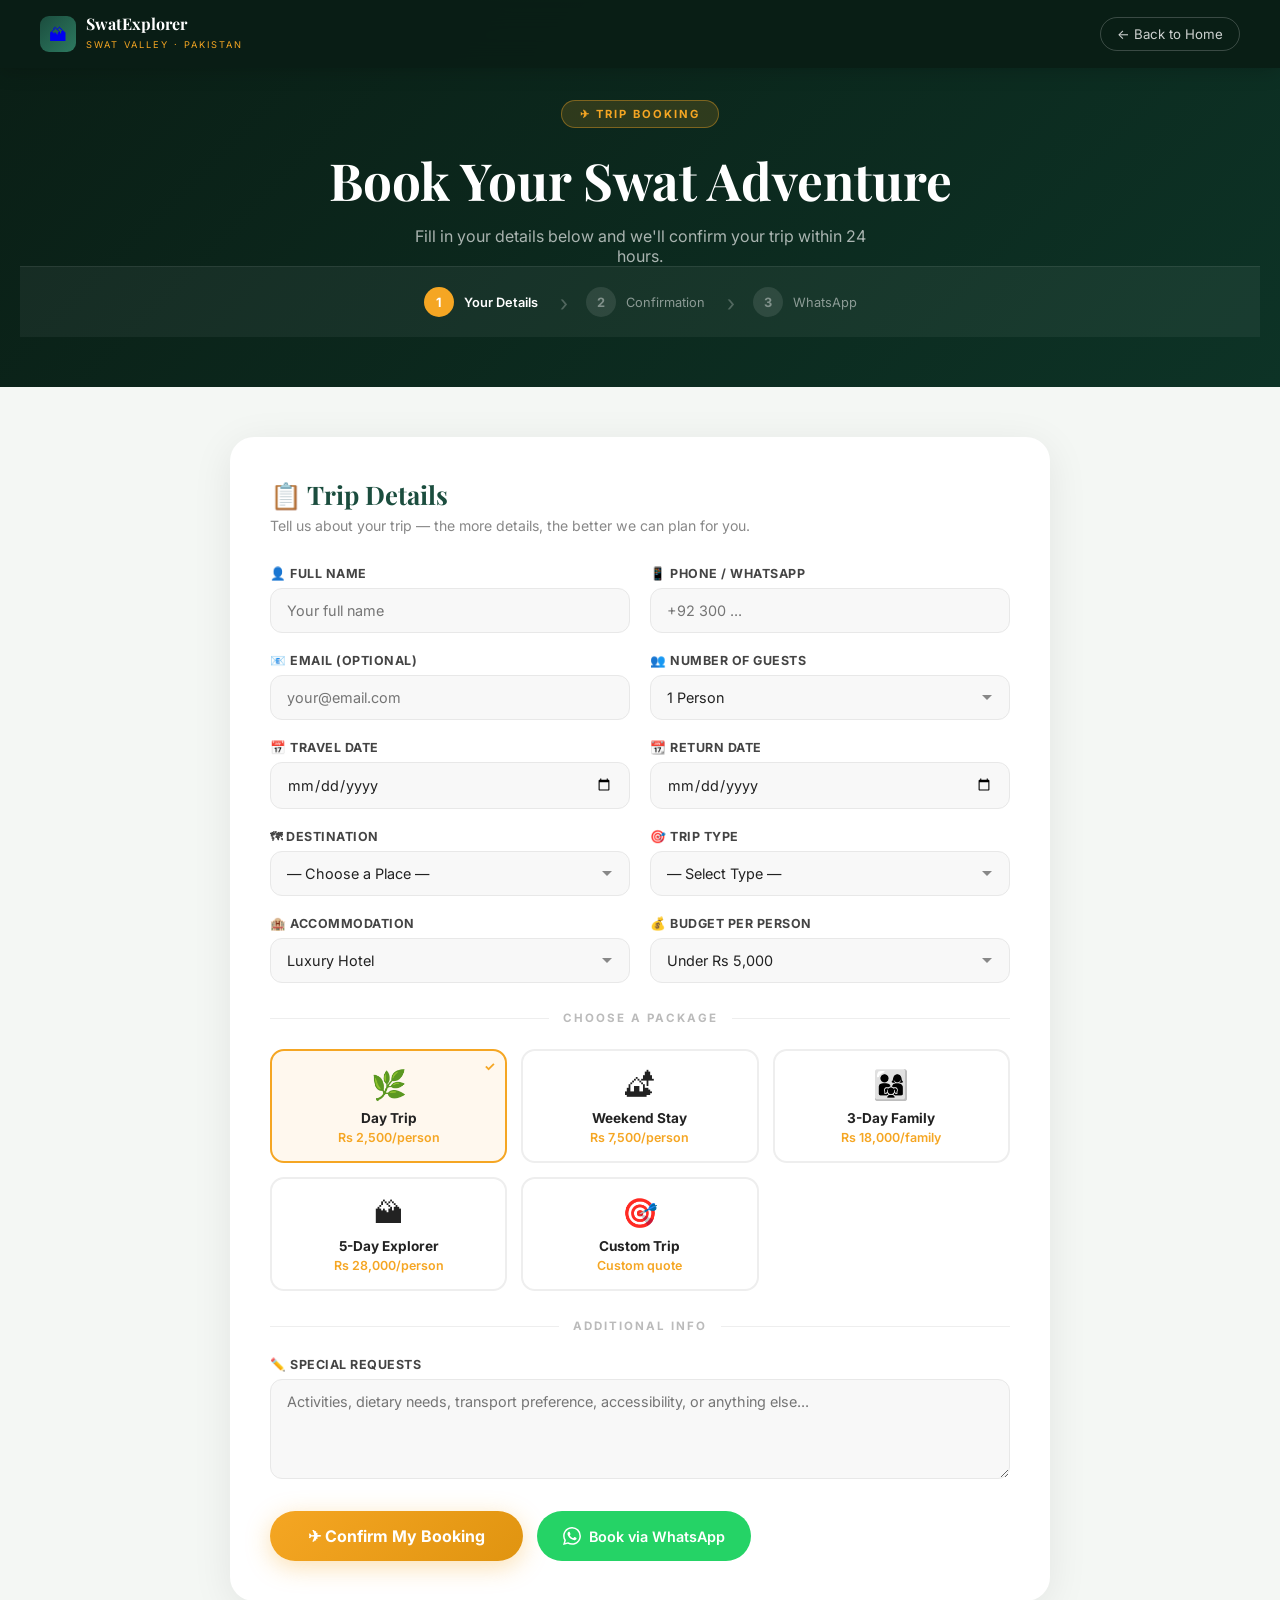
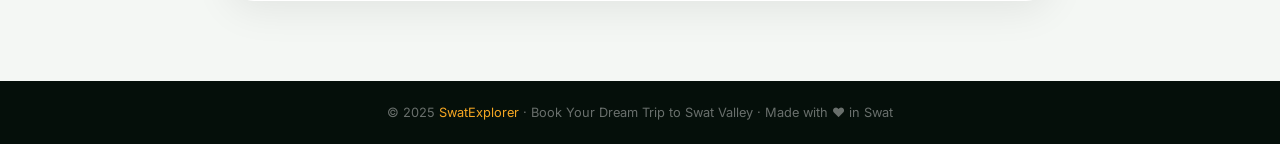
<file: booking.html>
<!DOCTYPE html>
<html lang="en">
<head>
<meta charset="UTF-8"/>
<meta name="viewport" content="width=device-width, initial-scale=1.0"/>
<title>Book Your Trip – SwatExplorer</title>
<link href="https://fonts.googleapis.com/css2?family=Playfair+Display:wght@700;800&family=Inter:wght@300;400;500;600&display=swap" rel="stylesheet"/>
<style>
:root{--green:#1B4D3E;--orange:#F5A623;--dark:#0a1e15;}
*{margin:0;padding:0;box-sizing:border-box;}
html{scroll-behavior:smooth;}
body{font-family:'Inter',sans-serif;background:#f4f7f4;color:#222;min-height:100vh;}

/* NAV */
nav{position:fixed;top:0;left:0;width:100%;z-index:100;padding:0 40px;height:68px;display:flex;align-items:center;justify-content:space-between;background:rgba(10,30,22,0.95);backdrop-filter:blur(14px);box-shadow:0 2px 20px rgba(0,0,0,0.2);}
.logo{display:flex;align-items:center;gap:10px;text-decoration:none;}
.logo-icon{width:36px;height:36px;background:linear-gradient(135deg,var(--green),#2d7a60);border-radius:9px;display:flex;align-items:center;justify-content:center;font-size:1.1rem;}
.logo-text span:first-child{font-family:'Playfair Display',serif;font-size:1rem;color:#fff;font-weight:700;display:block;line-height:1;}
.logo-text span:last-child{font-size:0.58rem;color:var(--orange);letter-spacing:2px;text-transform:uppercase;}
.nav-back{color:rgba(255,255,255,0.8);text-decoration:none;font-size:0.83rem;display:flex;align-items:center;gap:6px;padding:8px 16px;border-radius:50px;border:1px solid rgba(255,255,255,0.2);transition:.2s;}
.nav-back:hover{background:rgba(255,255,255,0.1);color:#fff;}

/* HERO STRIP */
.hero-strip{background:linear-gradient(135deg,var(--dark),#0d3326);padding:100px 20px 50px;text-align:center;}
.hero-strip .badge{display:inline-flex;align-items:center;gap:8px;background:rgba(245,166,35,0.15);border:1px solid rgba(245,166,35,0.4);color:var(--orange);font-size:0.7rem;font-weight:700;letter-spacing:2px;text-transform:uppercase;padding:6px 18px;border-radius:50px;margin-bottom:18px;}
.hero-strip h1{font-family:'Playfair Display',serif;font-size:clamp(2rem,5vw,3.2rem);color:#fff;margin-bottom:12px;}
.hero-strip p{color:rgba(255,255,255,0.65);font-size:1rem;max-width:500px;margin:0 auto;}

/* STEPS */
.steps{display:flex;justify-content:center;gap:0;background:rgba(255,255,255,0.05);border-top:1px solid rgba(255,255,255,0.08);padding:20px 40px;}
.step{display:flex;align-items:center;gap:10px;padding:0 24px;position:relative;}
.step:not(:last-child)::after{content:'›';position:absolute;right:-6px;color:rgba(255,255,255,0.25);font-size:1.4rem;}
.step-num{width:30px;height:30px;border-radius:50%;display:flex;align-items:center;justify-content:center;font-size:0.8rem;font-weight:700;flex-shrink:0;}
.step.active .step-num{background:var(--orange);color:#fff;}
.step.done .step-num{background:#25D366;color:#fff;}
.step:not(.active):not(.done) .step-num{background:rgba(255,255,255,0.1);color:rgba(255,255,255,0.4);}
.step span{font-size:0.8rem;color:rgba(255,255,255,0.5);}
.step.active span{color:#fff;font-weight:600;}
.step.done span{color:#25D366;}

/* MAIN */
.main{max-width:860px;margin:0 auto;padding:50px 20px 80px;}

/* FORM CARD */
.form-card{background:#fff;border-radius:24px;padding:40px;box-shadow:0 8px 40px rgba(0,0,0,0.08);margin-bottom:0;}
.form-card h2{font-family:'Playfair Display',serif;color:var(--green);font-size:1.6rem;margin-bottom:6px;}
.form-card .sub{color:#888;font-size:0.88rem;margin-bottom:32px;}
.form-grid{display:grid;grid-template-columns:1fr 1fr;gap:20px;}
.fg{display:flex;flex-direction:column;gap:7px;}
.fg.full{grid-column:1/-1;}
.fg label{color:#444;font-size:0.78rem;font-weight:700;letter-spacing:.5px;text-transform:uppercase;}
.fg input,.fg select,.fg textarea{background:#f8f8f8;border:1.5px solid #e8e8e8;border-radius:12px;padding:13px 16px;color:#222;font-size:0.9rem;outline:none;transition:.2s;font-family:'Inter',sans-serif;appearance:none;-webkit-appearance:none;}
.fg input:focus,.fg select:focus,.fg textarea:focus{border-color:var(--orange);background:#fff;box-shadow:0 0 0 3px rgba(245,166,35,0.1);}
.fg textarea{resize:vertical;min-height:100px;}
.fg select{background-image:url("data:image/svg+xml,%3Csvg xmlns='http://www.w3.org/2000/svg' width='12' height='12' viewBox='0 0 12 12'%3E%3Cpath fill='%23888' d='M6 8L1 3h10z'/%3E%3C/svg%3E");background-repeat:no-repeat;background-position:right 16px center;background-color:#f8f8f8;padding-right:40px;}

/* DIVIDER */
.sec-divider{display:flex;align-items:center;gap:14px;margin:28px 0 24px;}
.sec-divider span{font-size:0.72rem;font-weight:700;letter-spacing:2px;text-transform:uppercase;color:#bbb;white-space:nowrap;}
.sec-divider::before,.sec-divider::after{content:'';flex:1;height:1px;background:#eee;}

/* PACKAGE CARDS */
.pkg-grid{display:grid;grid-template-columns:repeat(auto-fill,minmax(180px,1fr));gap:14px;margin-bottom:4px;}
.pkg-opt{border:2px solid #eee;border-radius:14px;padding:16px;cursor:pointer;transition:.2s;text-align:center;position:relative;}
.pkg-opt:hover{border-color:var(--orange);background:#fffbf4;}
.pkg-opt.selected{border-color:var(--orange);background:#fff8ee;}
.pkg-opt.selected::after{content:'✓';position:absolute;top:8px;right:10px;color:var(--orange);font-weight:700;font-size:0.8rem;}
.pkg-opt .pi{font-size:1.8rem;margin-bottom:8px;}
.pkg-opt h4{font-size:0.85rem;font-weight:700;color:#222;margin-bottom:4px;}
.pkg-opt .price{font-size:0.78rem;color:var(--orange);font-weight:600;}

/* SUBMIT BTNS */
.submit-row{display:flex;gap:14px;margin-top:32px;flex-wrap:wrap;}
.btn-confirm{background:linear-gradient(135deg,var(--orange),#e09410);color:#fff;font-weight:700;font-size:1rem;padding:15px 38px;border-radius:50px;border:none;cursor:pointer;font-family:'Inter',sans-serif;transition:.22s;box-shadow:0 6px 24px rgba(245,166,35,0.35);}
.btn-confirm:hover{transform:translateY(-2px);box-shadow:0 10px 30px rgba(245,166,35,0.45);}
.btn-wa{background:#25D366;color:#fff;font-weight:600;font-size:0.9rem;padding:14px 26px;border-radius:50px;border:none;cursor:pointer;display:inline-flex;align-items:center;gap:8px;font-family:'Inter',sans-serif;transition:.2s;text-decoration:none;}
.btn-wa:hover{background:#1ebe5d;transform:translateY(-2px);}

/* ─── CONFIRMATION MODAL ─── */
.modal-overlay{position:fixed;inset:0;background:rgba(5,15,10,0.75);z-index:500;display:none;align-items:center;justify-content:center;padding:20px;backdrop-filter:blur(6px);overflow-y:auto;}
.modal-overlay.open{display:flex;}
.modal{background:#fff;border-radius:24px;padding:28px;max-width:540px;width:100%;box-shadow:0 30px 80px rgba(0,0,0,0.25);animation:popIn .4s cubic-bezier(.175,.885,.32,1.275) both;max-height:90vh;overflow-y:auto;margin:auto;}
@keyframes popIn{from{opacity:0;transform:scale(0.88);}to{opacity:1;transform:scale(1);}}
.modal-top{text-align:center;margin-bottom:16px;}
.modal-icon{width:56px;height:56px;background:linear-gradient(135deg,#e8f5e9,#c8e6c9);border-radius:50%;display:flex;align-items:center;justify-content:center;font-size:1.8rem;margin:0 auto 12px;}
.modal h2{font-family:'Playfair Display',serif;color:var(--green);font-size:1.4rem;margin-bottom:4px;}
.modal .modal-sub{color:#888;font-size:0.85rem;}
.summary-box{background:#f9f6f0;border-radius:14px;padding:16px;margin-bottom:16px;}
.summary-box h4{font-size:0.7rem;font-weight:700;letter-spacing:2px;text-transform:uppercase;color:#aaa;margin-bottom:12px;}
.summary-row{display:flex;justify-content:space-between;align-items:flex-start;padding:7px 0;border-bottom:1px solid #ece8e0;}
.summary-row:last-child{border-bottom:none;}
.summary-row .sr-label{font-size:0.8rem;color:#888;flex-shrink:0;margin-right:10px;}
.summary-row .sr-val{font-size:0.84rem;color:#222;font-weight:600;text-align:right;}
.ref-badge{background:linear-gradient(135deg,var(--green),#2d7a60);color:#fff;border-radius:12px;padding:12px 16px;text-align:center;margin-bottom:16px;}
.ref-badge p{font-size:0.72rem;opacity:.8;margin-bottom:3px;}
.ref-badge strong{font-size:1.1rem;letter-spacing:2px;}
.modal-btns{display:flex;gap:12px;flex-wrap:wrap;}
.modal-btns .btn-wa-confirm{flex:1;background:#25D366;color:#fff;font-weight:700;font-size:0.95rem;padding:14px;border-radius:14px;border:none;cursor:pointer;display:flex;align-items:center;justify-content:center;gap:8px;font-family:'Inter',sans-serif;transition:.2s;text-decoration:none;}
.modal-btns .btn-wa-confirm:hover{background:#1ebe5d;}
.modal-btns .btn-close{background:#f5f5f5;color:#555;font-weight:600;font-size:0.88rem;padding:14px 24px;border-radius:14px;border:none;cursor:pointer;font-family:'Inter',sans-serif;transition:.2s;}
.modal-btns .btn-close:hover{background:#eee;}

footer{background:#050f0a;color:rgba(255,255,255,0.4);text-align:center;padding:24px;font-size:0.8rem;}
footer a{color:var(--orange);text-decoration:none;}

@media(max-width:640px){
  nav{padding:0 16px;}
  .form-grid,.form-grid .fg.full{grid-template-columns:1fr;}
  .fg.full{grid-column:1;}
  .steps{padding:14px 10px;gap:0;flex-wrap:wrap;justify-content:center;}
  .step{padding:0 10px;}
  .submit-row{flex-direction:column;}
  .modal{padding:28px 20px;}
  .modal-btns{flex-direction:column;}
}
</style>
</head>
<body>

<!-- NAV -->
<nav>
  <a href="index.html" class="logo">
    <div class="logo-icon">🏔</div>
    <div class="logo-text"><span>SwatExplorer</span><span>Swat Valley · Pakistan</span></div>
  </a>
  <a href="index.html" class="nav-back">← Back to Home</a>
</nav>

<!-- HERO -->
<div class="hero-strip">
  <div class="badge">✈ Trip Booking</div>
  <h1>Book Your Swat Adventure</h1>
  <p>Fill in your details below and we'll confirm your trip within 24 hours.</p>
  <div class="steps">
    <div class="step active"><div class="step-num">1</div><span>Your Details</span></div>
    <div class="step" id="step2"><div class="step-num">2</div><span>Confirmation</span></div>
    <div class="step" id="step3"><div class="step-num">3</div><span>WhatsApp</span></div>
  </div>
</div>

<!-- FORM -->
<div class="main">
  <div class="form-card">
    <h2>📋 Trip Details</h2>
    <p class="sub">Tell us about your trip — the more details, the better we can plan for you.</p>

    <div class="form-grid">
      <div class="fg">
        <label>👤 Full Name</label>
        <input type="text" id="f-name" placeholder="Your full name"/>
      </div>
      <div class="fg">
        <label>📱 Phone / WhatsApp</label>
        <input type="text" id="f-phone" placeholder="+92 300 ..."/>
      </div>
      <div class="fg">
        <label>📧 Email (optional)</label>
        <input type="email" id="f-email" placeholder="your@email.com"/>
      </div>
      <div class="fg">
        <label>👥 Number of Guests</label>
        <select id="f-guests">
          <option>1 Person</option>
          <option>2 Persons</option>
          <option>3–5 Persons</option>
          <option>6–10 Persons</option>
          <option>11–20 Persons</option>
          <option>20+ Persons</option>
        </select>
      </div>
      <div class="fg">
        <label>📅 Travel Date</label>
        <input type="date" id="f-date"/>
      </div>
      <div class="fg">
        <label>📆 Return Date</label>
        <input type="date" id="f-return"/>
      </div>
      <div class="fg">
        <label>🗺 Destination</label>
        <select id="f-dest">
          <option value="">— Choose a Place —</option>
          <option>Malam Jabba – Ski Resort</option>
          <option>Mahodand Lake – Alpine Lake</option>
          <option>Kalam Valley – Upper Swat</option>
          <option>Bahrain – Riverside Town</option>
          <option>Fizagat Park – Riverside Park</option>
          <option>Butkara Stupa – Buddhist Heritage</option>
          <option>White Palace – Marghazar</option>
          <option>Jarogo Waterfall</option>
          <option>Ushu Valley – Ancient Forest</option>
          <option>Full Swat Tour – All Highlights</option>
        </select>
      </div>
      <div class="fg">
        <label>🎯 Trip Type</label>
        <select id="f-type">
          <option value="">— Select Type —</option>
          <option>Family Trip</option>
          <option>Adventure / Trekking</option>
          <option>Skiing / Snow Trip</option>
          <option>Honeymoon / Couple</option>
          <option>Weekend Getaway</option>
          <option>Group Tour</option>
          <option>Photography Tour</option>
          <option>Heritage / Cultural</option>
          <option>Camping & Outdoors</option>
          <option>School / Student Trip</option>
        </select>
      </div>
      <div class="fg">
        <label>🏨 Accommodation</label>
        <select id="f-hotel">
          <option>Luxury Hotel</option>
          <option>Mid-range Guesthouse</option>
          <option>Budget Guesthouse</option>
          <option>Camping / Tent</option>
          <option>I'll arrange myself</option>
        </select>
      </div>
      <div class="fg">
        <label>💰 Budget Per Person</label>
        <select id="f-budget">
          <option>Under Rs 5,000</option>
          <option>Rs 5,000 – 15,000</option>
          <option>Rs 15,000 – 30,000</option>
          <option>Rs 30,000 – 50,000</option>
          <option>Above Rs 50,000</option>
        </select>
      </div>
    </div>

    <div class="sec-divider"><span>Choose a Package</span></div>
    <div class="pkg-grid" id="pkgGrid">
      <div class="pkg-opt selected" onclick="selectPkg(this,'Day Trip','Rs 2,500/person')">
        <div class="pi">🌿</div><h4>Day Trip</h4><div class="price">Rs 2,500/person</div>
      </div>
      <div class="pkg-opt" onclick="selectPkg(this,'Weekend Stay','Rs 7,500/person')">
        <div class="pi">🏕</div><h4>Weekend Stay</h4><div class="price">Rs 7,500/person</div>
      </div>
      <div class="pkg-opt" onclick="selectPkg(this,'3-Day Family','Rs 18,000/family')">
        <div class="pi">👨‍👩‍👧</div><h4>3-Day Family</h4><div class="price">Rs 18,000/family</div>
      </div>
      <div class="pkg-opt" onclick="selectPkg(this,'5-Day Explorer','Rs 28,000/person')">
        <div class="pi">🏔</div><h4>5-Day Explorer</h4><div class="price">Rs 28,000/person</div>
      </div>
      <div class="pkg-opt" onclick="selectPkg(this,'Custom Trip','Quote on request')">
        <div class="pi">🎯</div><h4>Custom Trip</h4><div class="price">Custom quote</div>
      </div>
    </div>

    <div class="sec-divider"><span>Additional Info</span></div>
    <div class="fg full">
      <label>✏️ Special Requests</label>
      <textarea id="f-notes" placeholder="Activities, dietary needs, transport preference, accessibility, or anything else..."></textarea>
    </div>

    <div class="submit-row">
      <button class="btn-confirm" onclick="confirmBooking()">✈ Confirm My Booking</button>
      <a href="#" class="btn-wa" id="waQuickBtn">
        <svg width="18" height="18" fill="currentColor" viewBox="0 0 24 24"><path d="M17.472 14.382c-.297-.149-1.758-.867-2.03-.967-.273-.099-.471-.148-.67.15-.197.297-.767.966-.94 1.164-.173.199-.347.223-.644.075-.297-.15-1.255-.463-2.39-1.475-.883-.788-1.48-1.761-1.653-2.059-.173-.297-.018-.458.13-.606.134-.133.298-.347.446-.52.149-.174.198-.298.298-.497.099-.198.05-.371-.025-.52-.075-.149-.669-1.612-.916-2.207-.242-.579-.487-.5-.669-.51-.173-.008-.371-.01-.57-.01-.198 0-.52.074-.792.372-.272.297-1.04 1.016-1.04 2.479 0 1.462 1.065 2.875 1.213 3.074.149.198 2.096 3.2 5.077 4.487.709.306 1.262.489 1.694.625.712.227 1.36.195 1.871.118.571-.085 1.758-.719 2.006-1.413.248-.694.248-1.289.173-1.413-.074-.124-.272-.198-.57-.347m-5.421 7.403h-.004a9.87 9.87 0 01-5.031-1.378l-.361-.214-3.741.982.998-3.648-.235-.374a9.86 9.86 0 01-1.51-5.26c.001-5.45 4.436-9.884 9.888-9.884 2.64 0 5.122 1.03 6.988 2.898a9.825 9.825 0 012.893 6.994c-.003 5.45-4.437 9.884-9.885 9.884m8.413-18.297A11.815 11.815 0 0012.05 0C5.495 0 .16 5.335.157 11.892c0 2.096.547 4.142 1.588 5.945L.057 24l6.305-1.654a11.882 11.882 0 005.683 1.448h.005c6.554 0 11.89-5.335 11.893-11.893a11.821 11.821 0 00-3.48-8.413z"/></svg>
        Book via WhatsApp
      </a>
    </div>
  </div>
</div>

<!-- CONFIRMATION MODAL -->
<div class="modal-overlay" id="modal">
  <div class="modal">
    <div class="modal-top">
      <div class="modal-icon">🎉</div>
      <h2>Booking Summary</h2>
      <p class="modal-sub">Please review your details before we send to WhatsApp</p>
    </div>
    <div class="summary-box">
      <h4>Your Booking Details</h4>
      <div class="summary-row"><span class="sr-label">👤 Name</span><span class="sr-val" id="s-name">—</span></div>
      <div class="summary-row"><span class="sr-label">📱 Phone</span><span class="sr-val" id="s-phone">—</span></div>
      <div class="summary-row"><span class="sr-label">🗺 Destination</span><span class="sr-val" id="s-dest">—</span></div>
      <div class="summary-row"><span class="sr-label">🎯 Trip Type</span><span class="sr-val" id="s-type">—</span></div>
      <div class="summary-row"><span class="sr-label">📦 Package</span><span class="sr-val" id="s-pkg">—</span></div>
      <div class="summary-row"><span class="sr-label">👥 Guests</span><span class="sr-val" id="s-guests">—</span></div>
      <div class="summary-row"><span class="sr-label">📅 Travel Date</span><span class="sr-val" id="s-date">—</span></div>
      <div class="summary-row"><span class="sr-label">🏨 Stay</span><span class="sr-val" id="s-hotel">—</span></div>
      <div class="summary-row"><span class="sr-label">💰 Budget</span><span class="sr-val" id="s-budget">—</span></div>
    </div>
    <div class="ref-badge">
      <p>Your Booking Reference</p>
      <strong id="s-ref">SWT-000000</strong>
    </div>
    <div class="modal-btns">
      <a href="#" class="btn-wa-confirm" id="modalWaBtn" target="_blank">
        <svg width="18" height="18" fill="currentColor" viewBox="0 0 24 24"><path d="M17.472 14.382c-.297-.149-1.758-.867-2.03-.967-.273-.099-.471-.148-.67.15-.197.297-.767.966-.94 1.164-.173.199-.347.223-.644.075-.297-.15-1.255-.463-2.39-1.475-.883-.788-1.48-1.761-1.653-2.059-.173-.297-.018-.458.13-.606.134-.133.298-.347.446-.52.149-.174.198-.298.298-.497.099-.198.05-.371-.025-.52-.075-.149-.669-1.612-.916-2.207-.242-.579-.487-.5-.669-.51-.173-.008-.371-.01-.57-.01-.198 0-.52.074-.792.372-.272.297-1.04 1.016-1.04 2.479 0 1.462 1.065 2.875 1.213 3.074.149.198 2.096 3.2 5.077 4.487.709.306 1.262.489 1.694.625.712.227 1.36.195 1.871.118.571-.085 1.758-.719 2.006-1.413.248-.694.248-1.289.173-1.413-.074-.124-.272-.198-.57-.347m-5.421 7.403h-.004a9.87 9.87 0 01-5.031-1.378l-.361-.214-3.741.982.998-3.648-.235-.374a9.86 9.86 0 01-1.51-5.26c.001-5.45 4.436-9.884 9.888-9.884 2.64 0 5.122 1.03 6.988 2.898a9.825 9.825 0 012.893 6.994c-.003 5.45-4.437 9.884-9.885 9.884m8.413-18.297A11.815 11.815 0 0012.05 0C5.495 0 .16 5.335.157 11.892c0 2.096.547 4.142 1.588 5.945L.057 24l6.305-1.654a11.882 11.882 0 005.683 1.448h.005c6.554 0 11.89-5.335 11.893-11.893a11.821 11.821 0 00-3.48-8.413z"/></svg>
        Send via WhatsApp · 03305412327
      </a>
      <button class="btn-close" onclick="closeModal()">✕ Edit Details</button>
    </div>
  </div>
</div>

<footer><p>© 2025 <a href="index.html">SwatExplorer</a> · Book Your Dream Trip to Swat Valley · Made with ❤ in Swat</p></footer>

<script>
const WA_NUM = '923305412327';
let selectedPkg = {name:'Day Trip', price:'Rs 2,500/person'};

function selectPkg(el, name, price){
  document.querySelectorAll('.pkg-opt').forEach(p=>p.classList.remove('selected'));
  el.classList.add('selected');
  selectedPkg = {name, price};
}

function genRef(){
  return 'SWT-' + Math.floor(100000 + Math.random()*900000);
}

function fmtDate(d){
  if(!d) return '—';
  const dt = new Date(d);
  return dt.toLocaleDateString('en-PK',{day:'numeric',month:'long',year:'numeric'});
}

function confirmBooking(){
  const name = document.getElementById('f-name').value.trim();
  const phone = document.getElementById('f-phone').value.trim();
  const dest = document.getElementById('f-dest').value;
  const date = document.getElementById('f-date').value;

  if(!name){alert('Please enter your full name.');document.getElementById('f-name').focus();return;}
  if(!phone){alert('Please enter your phone / WhatsApp number.');document.getElementById('f-phone').focus();return;}
  if(!dest){alert('Please choose a destination.');document.getElementById('f-dest').focus();return;}
  if(!date){alert('Please select your travel date.');document.getElementById('f-date').focus();return;}

  const guests = document.getElementById('f-guests').value;
  const type   = document.getElementById('f-type').value || '—';
  const hotel  = document.getElementById('f-hotel').value;
  const budget = document.getElementById('f-budget').value;
  const notes  = document.getElementById('f-notes').value.trim();
  const returnDate = document.getElementById('f-return').value;
  const ref    = genRef();

  // Fill summary
  document.getElementById('s-name').textContent   = name;
  document.getElementById('s-phone').textContent  = phone;
  document.getElementById('s-dest').textContent   = dest;
  document.getElementById('s-type').textContent   = type;
  document.getElementById('s-pkg').textContent    = `${selectedPkg.name} – ${selectedPkg.price}`;
  document.getElementById('s-guests').textContent = guests;
  document.getElementById('s-date').textContent   = fmtDate(date) + (returnDate ? ` → ${fmtDate(returnDate)}` : '');
  document.getElementById('s-hotel').textContent  = hotel;
  document.getElementById('s-budget').textContent = budget;
  document.getElementById('s-ref').textContent    = ref;

  // Build WhatsApp message
  const msg = encodeURIComponent(
    `🏔 *SwatExplorer Booking Request*\n`+
    `Ref: ${ref}\n\n`+
    `👤 Name: ${name}\n`+
    `📱 Phone: ${phone}\n`+
    `🗺 Destination: ${dest}\n`+
    `🎯 Trip Type: ${type}\n`+
    `📦 Package: ${selectedPkg.name} – ${selectedPkg.price}\n`+
    `👥 Guests: ${guests}\n`+
    `📅 Date: ${fmtDate(date)}${returnDate ? ' → '+fmtDate(returnDate) : ''}\n`+
    `🏨 Stay: ${hotel}\n`+
    `💰 Budget: ${budget}\n`+
    (notes ? `✏️ Notes: ${notes}\n` : '')+
    `\nPlease confirm my booking. Thank you!`
  );

  document.getElementById('modalWaBtn').href = `https://wa.me/${WA_NUM}?text=${msg}`;

  // Update step indicators
  document.getElementById('step2').classList.add('active');

  // Show modal
  document.getElementById('modal').classList.add('open');
  document.body.style.overflow = 'hidden';
}

function closeModal(){
  document.getElementById('modal').classList.remove('open');
  document.body.style.overflow = '';
}

// Quick WA button (without form submit)
document.getElementById('waQuickBtn').addEventListener('click', e=>{
  e.preventDefault();
  const name = document.getElementById('f-name').value.trim() || 'a visitor';
  const dest = document.getElementById('f-dest').value || 'Swat Valley';
  const msg  = encodeURIComponent(`Hi! I'm ${name} and I want to book a trip to ${dest}. Please help me plan!`);
  window.open(`https://wa.me/${WA_NUM}?text=${msg}`, '_blank');
});

// Step 3 when WhatsApp is clicked
document.getElementById('modalWaBtn').addEventListener('click', ()=>{
  document.getElementById('step3').classList.add('active','done');
  document.getElementById('step2').classList.add('done');
  setTimeout(()=>{closeModal();},400);
});
</script>
</body>
</html>
</file>
